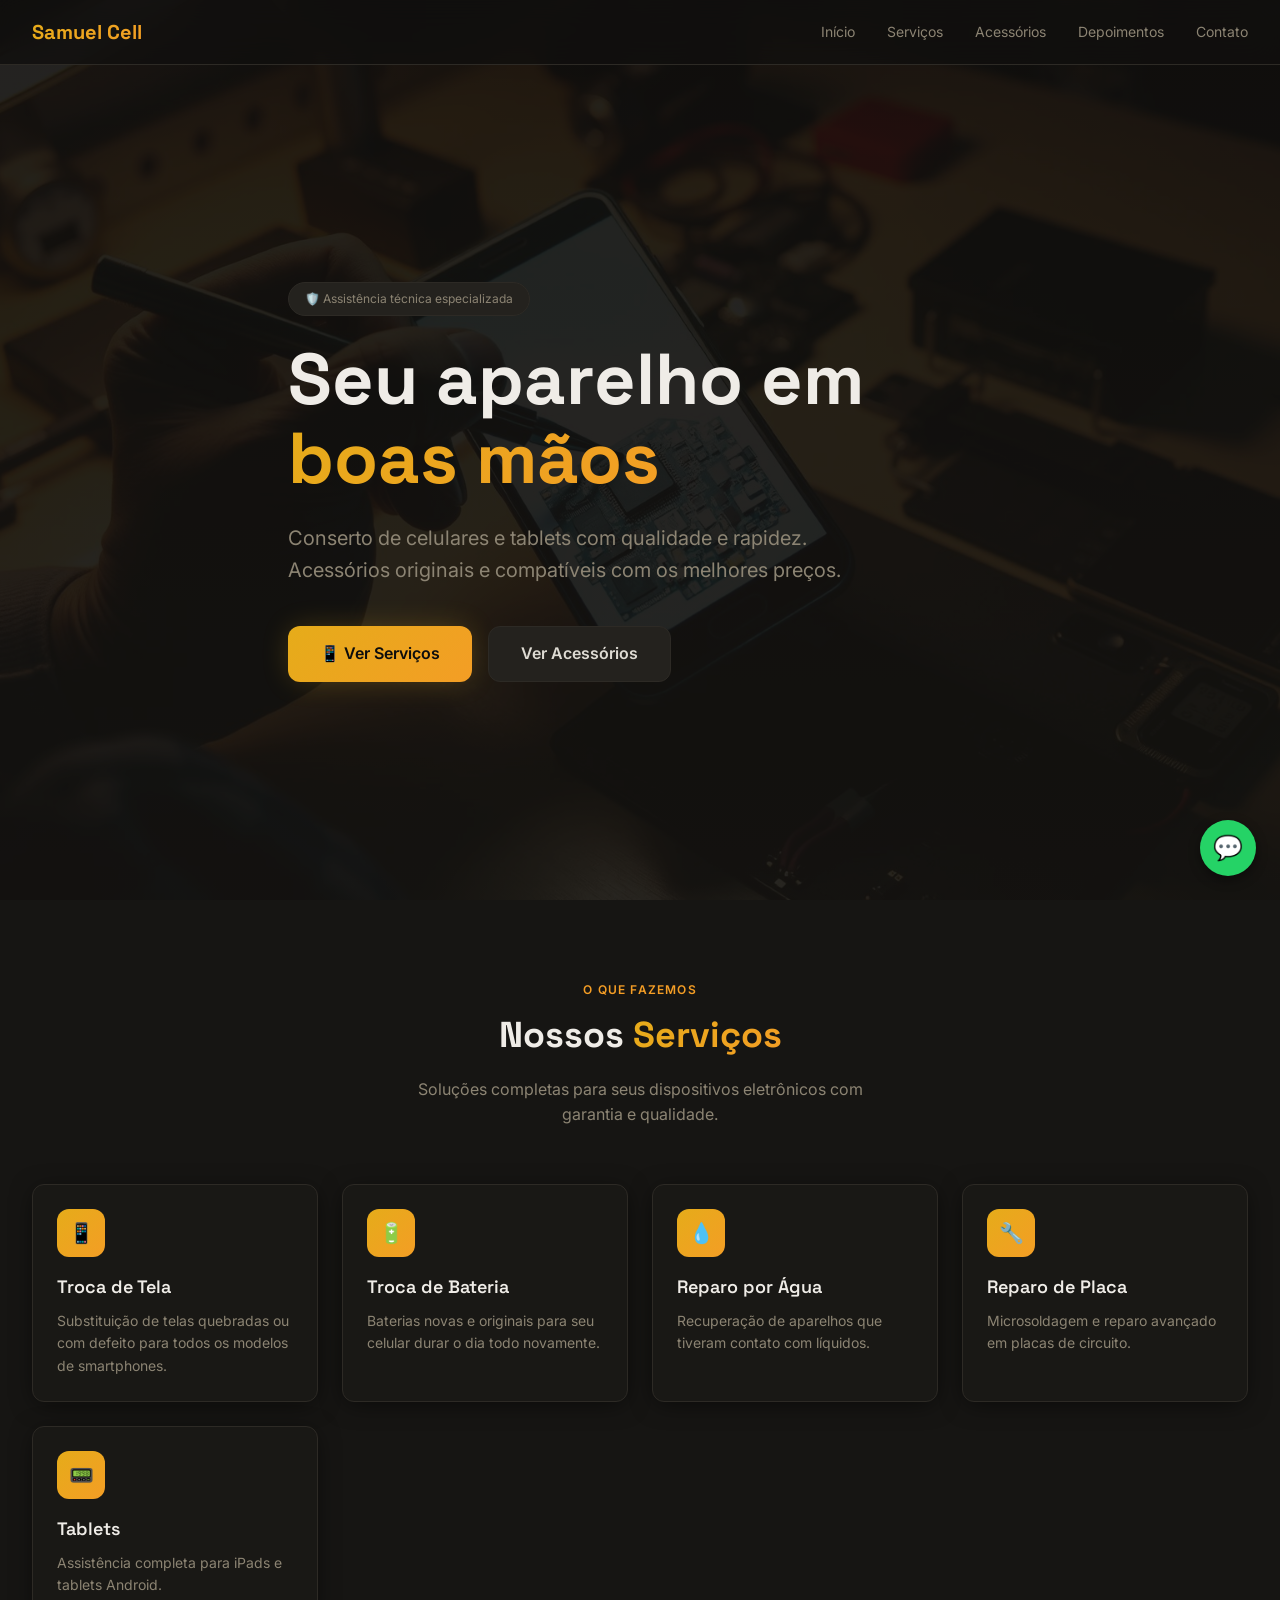
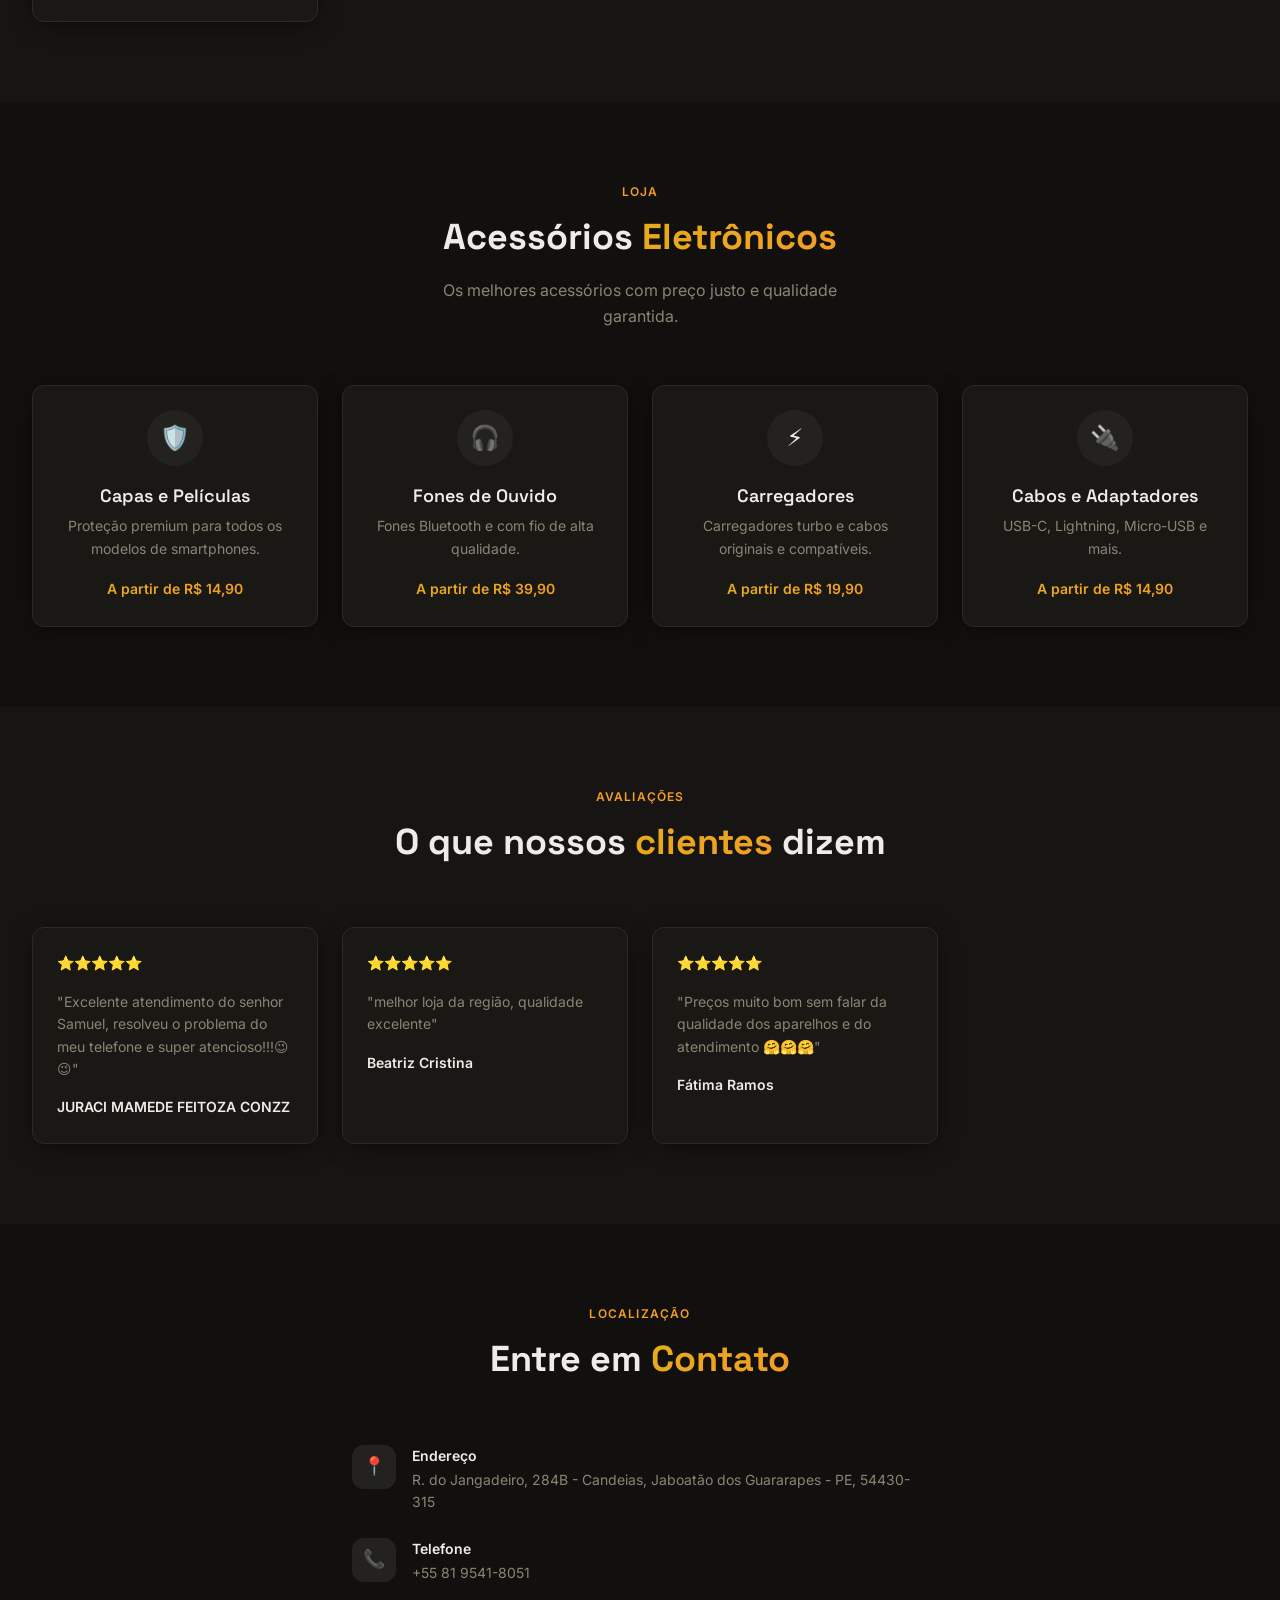
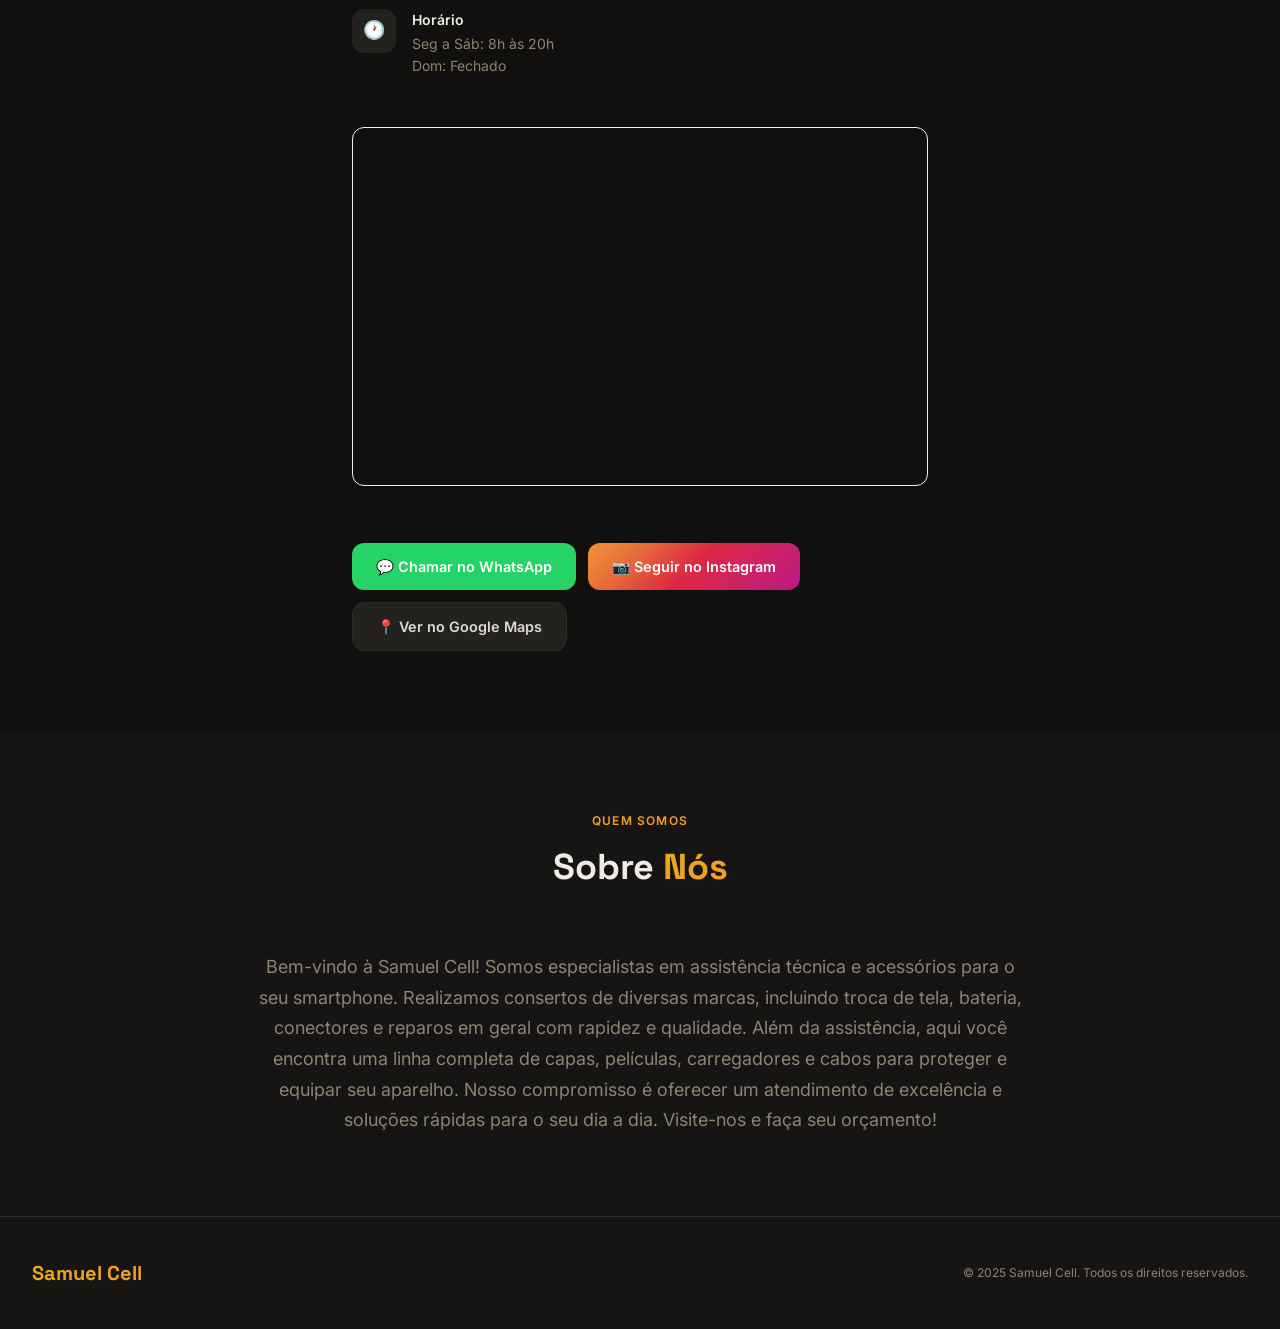
<file: index.html>
<!DOCTYPE html>
<html lang="pt-BR">
<head>
  <meta charset="UTF-8" />
  <meta name="viewport" content="width=device-width, initial-scale=1.0" />
  <title>Samuel Cell - Assistência Técnica e Acessórios</title>
  <meta name="description" content="Samuel Cell - Assistência técnica especializada em smartphones e tablets. Acessórios originais e compatíveis." />
  <link rel="stylesheet" href="style.css" />
  <link rel="preconnect" href="https://fonts.googleapis.com" />
  <link rel="preconnect" href="https://fonts.gstatic.com" crossorigin />
  <link href="https://fonts.googleapis.com/css2?family=Space+Grotesk:wght@400;500;600;700&family=Inter:wght@400;500;600&display=swap" rel="stylesheet" />
</head>
<body>

  <header class="header" id="header">
    <div class="container header-inner">
      <a href="#inicio" class="logo">Samuel Cell</a>

      <nav class="nav-desktop" id="navDesktop">
        <a href="#inicio">Início</a>
        <a href="#servicos">Serviços</a>
        <a href="#acessorios">Acessórios</a>
        <a href="#depoimentos">Depoimentos</a>
        <a href="#contato">Contato</a>
      </nav>

      <button class="menu-toggle" id="menuToggle" aria-label="Abrir menu">
        <span></span><span></span><span></span>
      </button>
    </div>

    <div class="nav-mobile" id="navMobile">
      <nav class="container">
        <a href="#inicio">Início</a>
        <a href="#servicos">Serviços</a>
        <a href="#acessorios">Acessórios</a>
        <a href="#depoimentos">Depoimentos</a>
        <a href="#contato">Contato</a>
        </nav>
    </div>
  </header>

  <main>

    <section id="inicio" class="hero">
      <div class="hero-bg">
        <img src="assets/hero-repair.jpg" alt="" />
        <div class="hero-overlay"></div>
      </div>

      <div class="container hero-content">
        <div class="hero-badge animate-fade-in-up">
          🛡️ Assistência técnica especializada
        </div>

        <h1 class="hero-title animate-fade-in-up" style="animation-delay:.1s">
          Seu aparelho em <span class="text-gradient">boas mãos</span>
        </h1>

        <p class="hero-desc animate-fade-in-up" style="animation-delay:.2s">
          Conserto de celulares e tablets com qualidade e rapidez.
          Acessórios originais e compatíveis com os melhores preços.
        </p>

        <div class="hero-buttons animate-fade-in-up" style="animation-delay:.3s">
          <a href="#servicos" class="btn-primary btn-lg">📱 Ver Serviços</a>
          <a href="#acessorios" class="btn-secondary btn-lg">Ver Acessórios</a>
        </div>
      </div>
    </section>

    <section id="servicos" class="section bg-secondary-light">
      <div class="container">
        <div class="section-header">
          <p class="section-label">O que fazemos</p>
          <h2>Nossos <span class="text-gradient">Serviços</span></h2>
          <p class="section-sub">Soluções completas para seus dispositivos eletrônicos com garantia e qualidade.</p>
        </div>

        <div class="grid grid-3">
          <div class="card service-card">
            <div class="service-icon">📱</div>
            <h3>Troca de Tela</h3>
            <p>Substituição de telas quebradas ou com defeito para todos os modelos de smartphones.</p>
          </div>
          <div class="card service-card">
            <div class="service-icon">🔋</div>
            <h3>Troca de Bateria</h3>
            <p>Baterias novas e originais para seu celular durar o dia todo novamente.</p>
          </div>
          <div class="card service-card">
            <div class="service-icon">💧</div>
            <h3>Reparo por Água</h3>
            <p>Recuperação de aparelhos que tiveram contato com líquidos.</p>
          </div>
          <div class="card service-card">
            <div class="service-icon">🔧</div>
            <h3>Reparo de Placa</h3>
            <p>Microsoldagem e reparo avançado em placas de circuito.</p>
          </div>
          <div class="card service-card">
            <div class="service-icon">📟</div>
            <h3>Tablets</h3>
            <p>Assistência completa para iPads e tablets Android.</p>
          </div>
        </div>
      </div>
    </section>

    <section id="acessorios" class="section">
      <div class="container">
        <div class="section-header">
          <p class="section-label">Loja</p>
          <h2>Acessórios <span class="text-gradient">Eletrônicos</span></h2>
          <p class="section-sub">Os melhores acessórios com preço justo e qualidade garantida.</p>
        </div>

        <div class="grid grid-4">
          <div class="card accessory-card">
            <div class="accessory-icon">🛡️</div>
            <h3>Capas e Películas</h3>
            <p>Proteção premium para todos os modelos de smartphones.</p>
            <span class="price">A partir de R$ 14,90</span>
          </div>
          <div class="card accessory-card">
            <div class="accessory-icon">🎧</div>
            <h3>Fones de Ouvido</h3>
            <p>Fones Bluetooth e com fio de alta qualidade.</p>
            <span class="price">A partir de R$ 39,90</span>
          </div>
          <div class="card accessory-card">
            <div class="accessory-icon">⚡</div>
            <h3>Carregadores</h3>
            <p>Carregadores turbo e cabos originais e compatíveis.</p>
            <span class="price">A partir de R$ 19,90</span>
          </div>
          <div class="card accessory-card">
            <div class="accessory-icon">🔌</div>
            <h3>Cabos e Adaptadores</h3>
            <p>USB-C, Lightning, Micro-USB e mais.</p>
            <span class="price">A partir de R$ 14,90</span>
          </div>
        </div>
      </div>
    </section>

    <section id="depoimentos" class="section bg-secondary-light">
      <div class="container">
        <div class="section-header">
          <p class="section-label">Avaliações</p>
          <h2>O que nossos <span class="text-gradient">clientes</span> dizem</h2>
        </div>

        <div class="grid grid-3">
          <div class="card testimonial-card">
            <div class="stars">⭐⭐⭐⭐⭐</div>
            <p class="testimonial-text">"Excelente atendimento do senhor Samuel, resolveu o problema do meu telefone e super atencioso!!!😉😉"</p>
            <p class="testimonial-name">JURACI MAMEDE FEITOZA CONZZ</p>
          </div>
          <div class="card testimonial-card">
            <div class="stars">⭐⭐⭐⭐⭐</div>
            <p class="testimonial-text">"melhor loja da região, qualidade excelente"</p>
            <p class="testimonial-name">Beatriz Cristina</p>
          </div>
          <div class="card testimonial-card">
            <div class="stars">⭐⭐⭐⭐⭐</div>
            <p class="testimonial-text">"Preços muito bom sem falar da qualidade dos aparelhos e do atendimento 🤗🤗🤗"</p>
            <p class="testimonial-name">Fátima Ramos</p>
          </div>
        </div>
      </div>
    </section>

    <section id="contato" class="section">
      <div class="container">
        <div class="section-header">
          <p class="section-label">Localização</p>
          <h2>Entre em <span class="text-gradient">Contato</span></h2>
        </div>

        <div class="contact-grid">
          <div class="contact-info">
            <div class="contact-item">
              <div class="contact-icon">📍</div>
              <div>
                <p class="contact-label">Endereço</p>
                <p class="contact-value">R. do Jangadeiro, 284B - Candeias, Jaboatão dos Guararapes - PE, 54430-315</p>
              </div>
            </div>
            <div class="contact-item">
              <div class="contact-icon">📞</div>
              <div>
                <p class="contact-label">Telefone</p>
                <p class="contact-value">+55 81 9541-8051</p>
              </div>
            </div>
            <div class="contact-item">
              <div class="contact-icon">🕐</div>
              <div>
                <p class="contact-label">Horário</p>
                <p class="contact-value">Seg a Sáb: 8h às 20h<br>Dom: Fechado</p>
              </div>
            </div>

            <div style="width: 100%; margin: 25px 0; border-radius: 12px; overflow: hidden; box-shadow: 0 4px 12px rgba(0,0,0,0.1); border: 1px solid #eee;">
              <iframe 
                src="https://www.google.com/maps/embed?pb=!1m18!1m12!1m3!1d3949.123456789012!2d-34.925000!3d-8.200000!2m3!1f0!2f0!3f0!3m2!1i1024!2i768!4f13.1!3m3!1m2!1s0x0%3A0x0!2zOMKwMTInMDAuMCJTIDM0wrA1NSczMC4wIlc!5e0!3m2!1spt-BR!2sbr!4v1234567890123" 
                width="100%" 
                height="350" 
                style="border:0;" 
                allowfullscreen="" 
                loading="lazy" 
                referrerpolicy="no-referrer-when-downgrade">
              </iframe>
            </div>

            <div class="contact-buttons">
              <a href="https://wa.me/5581995418051?text=Olá,%20vim%20pelo%20site!" target="_blank" rel="noopener noreferrer" class="btn-whatsapp">
                💬 Chamar no WhatsApp
              </a>
              <a href="https://www.instagram.com/samuelcell12?igsh=aG55bnV4cGlrN2F0" target="_blank" rel="noopener noreferrer" class="btn-instagram">
                📷 Seguir no Instagram
              </a>
              <a href="https://maps.google.com/?q=Rua+do+Jangadeiro+284+Candeias" target="_blank" rel="noopener noreferrer" class="btn-maps">
                📍 Ver no Google Maps
              </a>
            </div>
          </div>
        </div>
      </div>
    </section>

    <section id="sobre" class="section bg-secondary-light">
      <div class="container">
        <div class="section-header">
          <p class="section-label">Quem somos</p>
          <h2>Sobre <span class="text-gradient">Nós</span></h2>
        </div>
        <p class="about-text">
          Bem-vindo à Samuel Cell! Somos especialistas em assistência técnica e acessórios para o seu smartphone.
          Realizamos consertos de diversas marcas, incluindo troca de tela, bateria, conectores e reparos em geral
          com rapidez e qualidade. Além da assistência, aqui você encontra uma linha completa de capas, películas,
          carregadores e cabos para proteger e equipar seu aparelho. Nosso compromisso é oferecer um atendimento
          de excelência e soluções rápidas para o seu dia a dia. Visite-nos e faça seu orçamento!
        </p>
      </div>
    </section>

  </main>

  <footer class="footer">
    <div class="container footer-inner">
      <span class="logo">Samuel Cell</span>
      <p class="footer-copy">© 2025 Samuel Cell. Todos os direitos reservados.</p>
    </div>
  </footer>

  <a href="https://wa.me/5581995418051?text=Olá,%20vim%20pelo%20site!" target="_blank" rel="noopener noreferrer" class="fab-whatsapp" aria-label="WhatsApp">
    💬
  </a>

  <script src="script.js"></script>
</body>
</html>
</file>
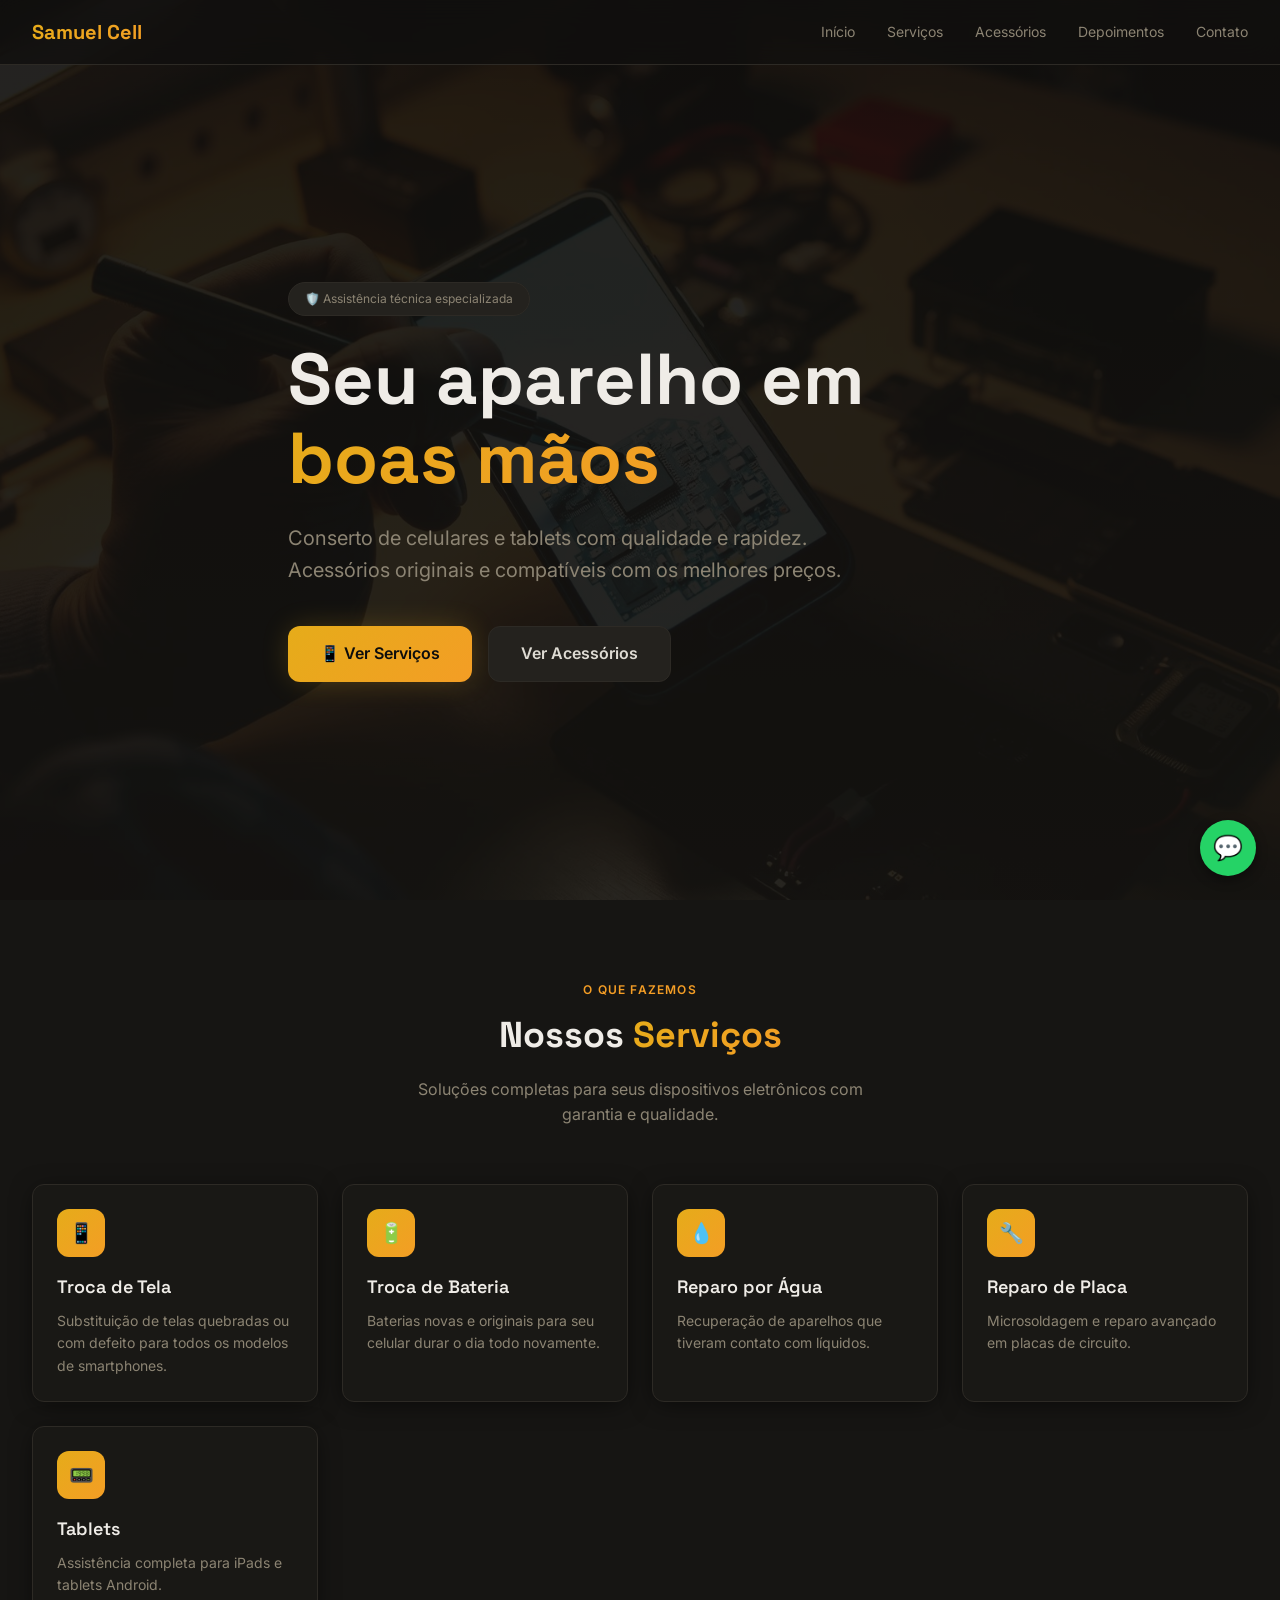
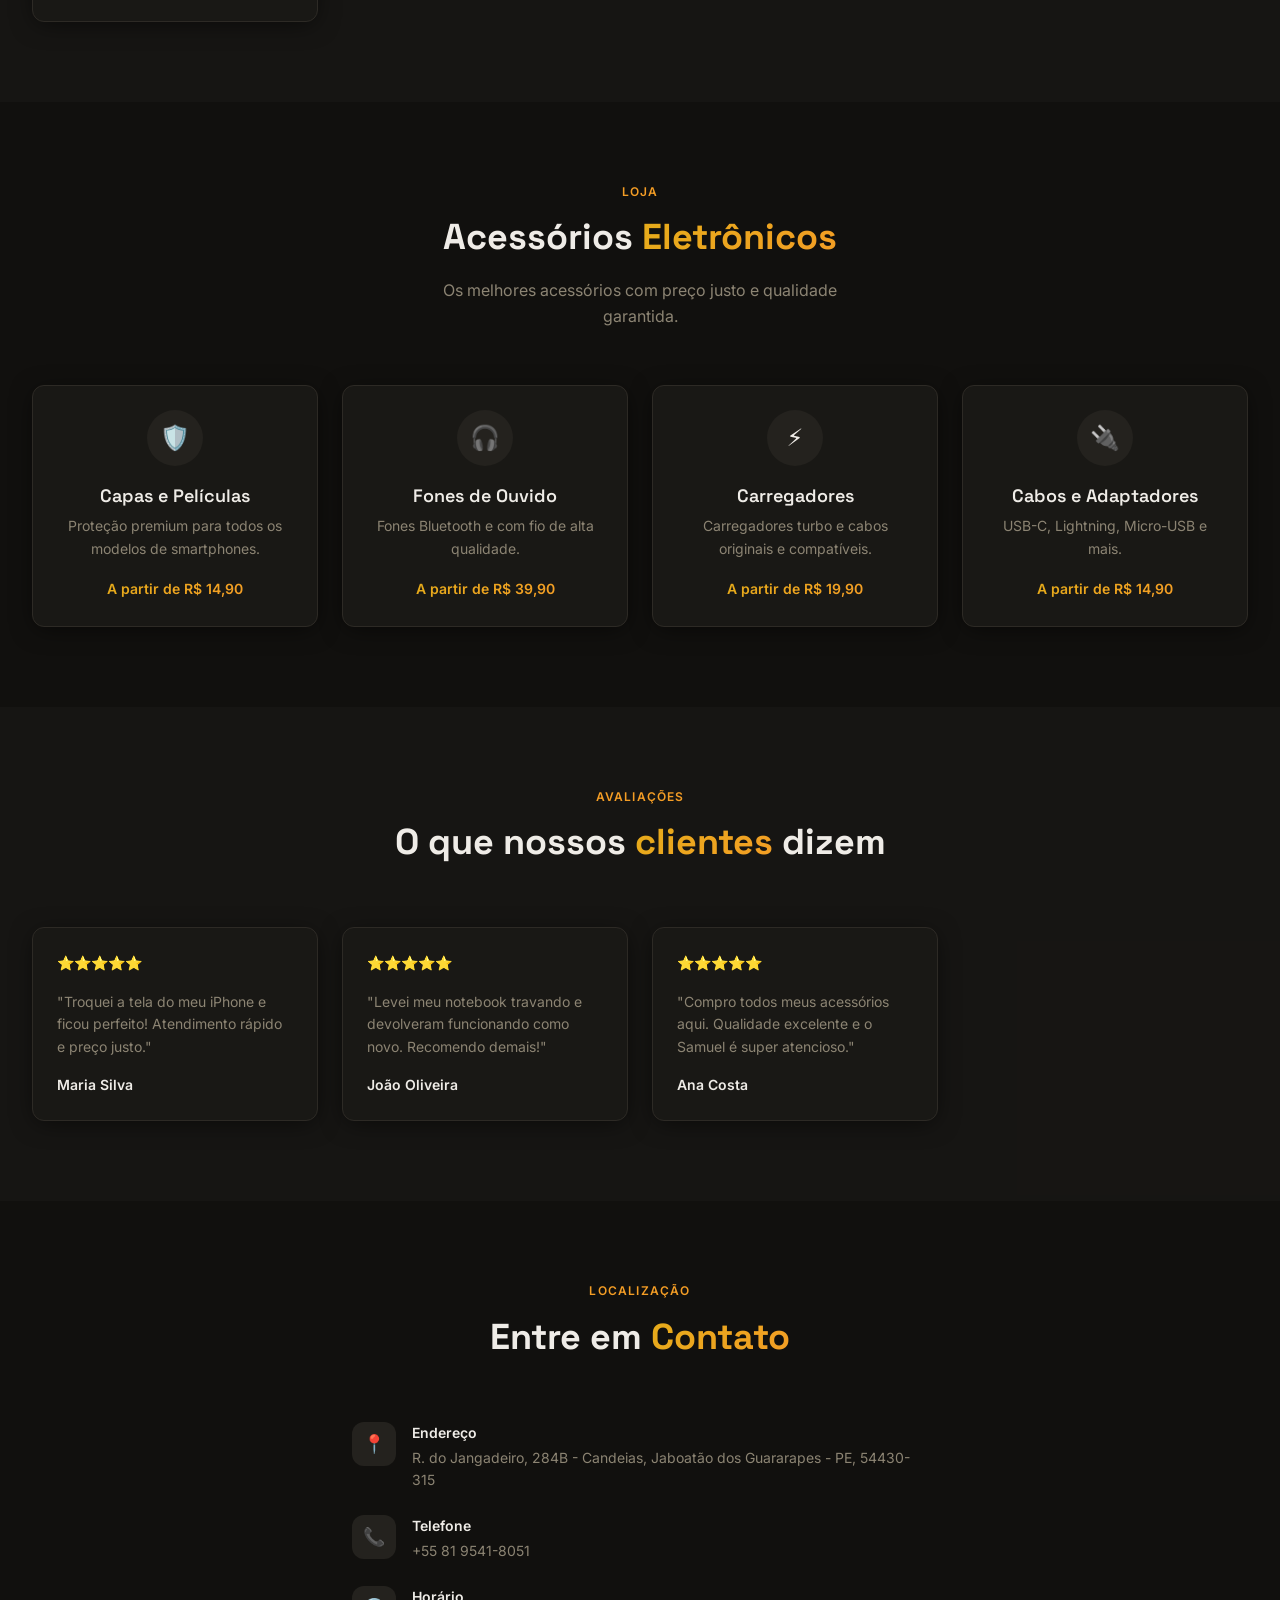
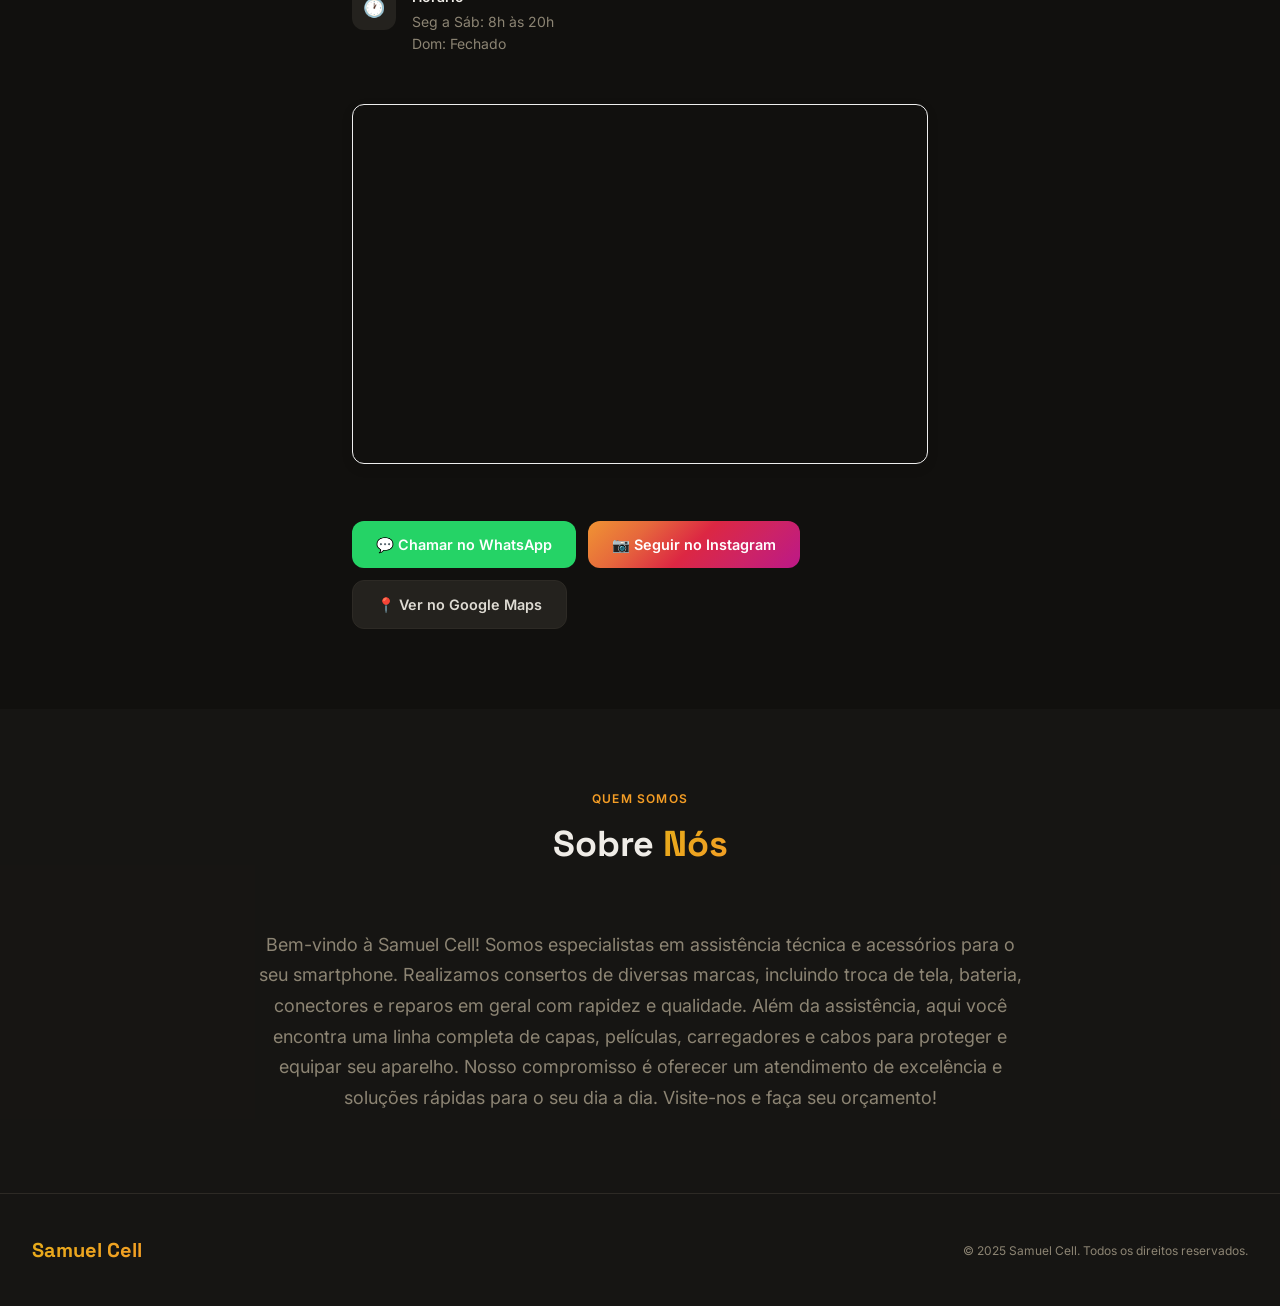
<file: loja-site/index.html>
<!DOCTYPE html>
<html lang="pt-BR">
<head>
  <meta charset="UTF-8" />
  <meta name="viewport" content="width=device-width, initial-scale=1.0" />
  <title>Samuel Cell - Assistência Técnica e Acessórios</title>
  <meta name="description" content="Samuel Cell - Assistência técnica especializada em smartphones e tablets. Acessórios originais e compatíveis." />
  <link rel="stylesheet" href="style.css" />
  <link rel="preconnect" href="https://fonts.googleapis.com" />
  <link rel="preconnect" href="https://fonts.gstatic.com" crossorigin />
  <link href="https://fonts.googleapis.com/css2?family=Space+Grotesk:wght@400;500;600;700&family=Inter:wght@400;500;600&display=swap" rel="stylesheet" />
</head>
<body>

  <header class="header" id="header">
    <div class="container header-inner">
      <a href="#inicio" class="logo">Samuel Cell</a>

      <nav class="nav-desktop" id="navDesktop">
        <a href="#inicio">Início</a>
        <a href="#servicos">Serviços</a>
        <a href="#acessorios">Acessórios</a>
        <a href="#depoimentos">Depoimentos</a>
        <a href="#contato">Contato</a>
      </nav>

      <button class="menu-toggle" id="menuToggle" aria-label="Abrir menu">
        <span></span><span></span><span></span>
      </button>
    </div>

    <div class="nav-mobile" id="navMobile">
      <nav class="container">
        <a href="#inicio">Início</a>
        <a href="#servicos">Serviços</a>
        <a href="#acessorios">Acessórios</a>
        <a href="#depoimentos">Depoimentos</a>
        <a href="#contato">Contato</a>
        </nav>
    </div>
  </header>

  <main>

    <section id="inicio" class="hero">
      <div class="hero-bg">
        <img src="assets/hero-repair.jpg" alt="" />
        <div class="hero-overlay"></div>
      </div>

      <div class="container hero-content">
        <div class="hero-badge animate-fade-in-up">
          🛡️ Assistência técnica especializada
        </div>

        <h1 class="hero-title animate-fade-in-up" style="animation-delay:.1s">
          Seu aparelho em <span class="text-gradient">boas mãos</span>
        </h1>

        <p class="hero-desc animate-fade-in-up" style="animation-delay:.2s">
          Conserto de celulares e tablets com qualidade e rapidez.
          Acessórios originais e compatíveis com os melhores preços.
        </p>

        <div class="hero-buttons animate-fade-in-up" style="animation-delay:.3s">
          <a href="#servicos" class="btn-primary btn-lg">📱 Ver Serviços</a>
          <a href="#acessorios" class="btn-secondary btn-lg">Ver Acessórios</a>
        </div>
      </div>
    </section>

    <section id="servicos" class="section bg-secondary-light">
      <div class="container">
        <div class="section-header">
          <p class="section-label">O que fazemos</p>
          <h2>Nossos <span class="text-gradient">Serviços</span></h2>
          <p class="section-sub">Soluções completas para seus dispositivos eletrônicos com garantia e qualidade.</p>
        </div>

        <div class="grid grid-3">
          <div class="card service-card">
            <div class="service-icon">📱</div>
            <h3>Troca de Tela</h3>
            <p>Substituição de telas quebradas ou com defeito para todos os modelos de smartphones.</p>
          </div>
          <div class="card service-card">
            <div class="service-icon">🔋</div>
            <h3>Troca de Bateria</h3>
            <p>Baterias novas e originais para seu celular durar o dia todo novamente.</p>
          </div>
          <div class="card service-card">
            <div class="service-icon">💧</div>
            <h3>Reparo por Água</h3>
            <p>Recuperação de aparelhos que tiveram contato com líquidos.</p>
          </div>
          <div class="card service-card">
            <div class="service-icon">🔧</div>
            <h3>Reparo de Placa</h3>
            <p>Microsoldagem e reparo avançado em placas de circuito.</p>
          </div>
          <div class="card service-card">
            <div class="service-icon">📟</div>
            <h3>Tablets</h3>
            <p>Assistência completa para iPads e tablets Android.</p>
          </div>
        </div>
      </div>
    </section>

    <section id="acessorios" class="section">
      <div class="container">
        <div class="section-header">
          <p class="section-label">Loja</p>
          <h2>Acessórios <span class="text-gradient">Eletrônicos</span></h2>
          <p class="section-sub">Os melhores acessórios com preço justo e qualidade garantida.</p>
        </div>

        <div class="grid grid-4">
          <div class="card accessory-card">
            <div class="accessory-icon">🛡️</div>
            <h3>Capas e Películas</h3>
            <p>Proteção premium para todos os modelos de smartphones.</p>
            <span class="price">A partir de R$ 14,90</span>
          </div>
          <div class="card accessory-card">
            <div class="accessory-icon">🎧</div>
            <h3>Fones de Ouvido</h3>
            <p>Fones Bluetooth e com fio de alta qualidade.</p>
            <span class="price">A partir de R$ 39,90</span>
          </div>
          <div class="card accessory-card">
            <div class="accessory-icon">⚡</div>
            <h3>Carregadores</h3>
            <p>Carregadores turbo e cabos originais e compatíveis.</p>
            <span class="price">A partir de R$ 19,90</span>
          </div>
          <div class="card accessory-card">
            <div class="accessory-icon">🔌</div>
            <h3>Cabos e Adaptadores</h3>
            <p>USB-C, Lightning, Micro-USB e mais.</p>
            <span class="price">A partir de R$ 14,90</span>
          </div>
        </div>
      </div>
    </section>

    <section id="depoimentos" class="section bg-secondary-light">
      <div class="container">
        <div class="section-header">
          <p class="section-label">Avaliações</p>
          <h2>O que nossos <span class="text-gradient">clientes</span> dizem</h2>
        </div>

        <div class="grid grid-3">
          <div class="card testimonial-card">
            <div class="stars">⭐⭐⭐⭐⭐</div>
            <p class="testimonial-text">"Troquei a tela do meu iPhone e ficou perfeito! Atendimento rápido e preço justo."</p>
            <p class="testimonial-name">Maria Silva</p>
          </div>
          <div class="card testimonial-card">
            <div class="stars">⭐⭐⭐⭐⭐</div>
            <p class="testimonial-text">"Levei meu notebook travando e devolveram funcionando como novo. Recomendo demais!"</p>
            <p class="testimonial-name">João Oliveira</p>
          </div>
          <div class="card testimonial-card">
            <div class="stars">⭐⭐⭐⭐⭐</div>
            <p class="testimonial-text">"Compro todos meus acessórios aqui. Qualidade excelente e o Samuel é super atencioso."</p>
            <p class="testimonial-name">Ana Costa</p>
          </div>
        </div>
      </div>
    </section>

    <section id="contato" class="section">
      <div class="container">
        <div class="section-header">
          <p class="section-label">Localização</p>
          <h2>Entre em <span class="text-gradient">Contato</span></h2>
        </div>

        <div class="contact-grid">
          <div class="contact-info">
            <div class="contact-item">
              <div class="contact-icon">📍</div>
              <div>
                <p class="contact-label">Endereço</p>
                <p class="contact-value">R. do Jangadeiro, 284B - Candeias, Jaboatão dos Guararapes - PE, 54430-315</p>
              </div>
            </div>
            <div class="contact-item">
              <div class="contact-icon">📞</div>
              <div>
                <p class="contact-label">Telefone</p>
                <p class="contact-value">+55 81 9541-8051</p>
              </div>
            </div>
            <div class="contact-item">
              <div class="contact-icon">🕐</div>
              <div>
                <p class="contact-label">Horário</p>
                <p class="contact-value">Seg a Sáb: 8h às 20h<br>Dom: Fechado</p>
              </div>
            </div>

            <div style="width: 100%; margin: 25px 0; border-radius: 12px; overflow: hidden; box-shadow: 0 4px 12px rgba(0,0,0,0.1); border: 1px solid #eee;">
              <iframe 
                src="https://www.google.com/maps/embed?pb=!1m18!1m12!1m3!1d3949.123456789012!2d-34.925000!3d-8.200000!2m3!1f0!2f0!3f0!3m2!1i1024!2i768!4f13.1!3m3!1m2!1s0x0%3A0x0!2zOMKwMTInMDAuMCJTIDM0wrA1NSczMC4wIlc!5e0!3m2!1spt-BR!2sbr!4v1234567890123" 
                width="100%" 
                height="350" 
                style="border:0;" 
                allowfullscreen="" 
                loading="lazy" 
                referrerpolicy="no-referrer-when-downgrade">
              </iframe>
            </div>

            <div class="contact-buttons">
              <a href="https://wa.me/5581995418051?text=Olá,%20vim%20pelo%20site!" target="_blank" rel="noopener noreferrer" class="btn-whatsapp">
                💬 Chamar no WhatsApp
              </a>
              <a href="https://www.instagram.com/samuelcell12?igsh=aG55bnV4cGlrN2F0" target="_blank" rel="noopener noreferrer" class="btn-instagram">
                📷 Seguir no Instagram
              </a>
              <a href="https://maps.google.com/?q=Rua+do+Jangadeiro+284+Candeias" target="_blank" rel="noopener noreferrer" class="btn-maps">
                📍 Ver no Google Maps
              </a>
            </div>
          </div>
        </div>
      </div>
    </section>

    <section id="sobre" class="section bg-secondary-light">
      <div class="container">
        <div class="section-header">
          <p class="section-label">Quem somos</p>
          <h2>Sobre <span class="text-gradient">Nós</span></h2>
        </div>
        <p class="about-text">
          Bem-vindo à Samuel Cell! Somos especialistas em assistência técnica e acessórios para o seu smartphone.
          Realizamos consertos de diversas marcas, incluindo troca de tela, bateria, conectores e reparos em geral
          com rapidez e qualidade. Além da assistência, aqui você encontra uma linha completa de capas, películas,
          carregadores e cabos para proteger e equipar seu aparelho. Nosso compromisso é oferecer um atendimento
          de excelência e soluções rápidas para o seu dia a dia. Visite-nos e faça seu orçamento!
        </p>
      </div>
    </section>

  </main>

  <footer class="footer">
    <div class="container footer-inner">
      <span class="logo">Samuel Cell</span>
      <p class="footer-copy">© 2025 Samuel Cell. Todos os direitos reservados.</p>
    </div>
  </footer>

  <a href="https://wa.me/5581995418051?text=Olá,%20vim%20pelo%20site!" target="_blank" rel="noopener noreferrer" class="fab-whatsapp" aria-label="WhatsApp">
    💬
  </a>

  <script src="script.js"></script>
</body>
</html>
</file>
<file: style.css>
/* ===================================================
   Samuel Cell - Site Estático
   Cores: dourado com sombras pretas
   Fontes: Space Grotesk (títulos) + Inter (corpo)
   =================================================== */

/* ---------- CSS Variables (Design Tokens) ---------- */
:root {
  --bg:               hsl(40, 10%, 6%);
  --fg:               hsl(40, 20%, 92%);
  --card-bg:          hsl(40, 8%, 9%);
  --primary:          hsl(43, 80%, 50%);
  --primary-fg:       hsl(0, 0%, 5%);
  --secondary:        hsl(40, 8%, 13%);
  --secondary-fg:     hsl(40, 15%, 85%);
  --muted:            hsl(40, 8%, 12%);
  --muted-fg:         hsl(40, 10%, 50%);
  --accent:           hsl(35, 90%, 55%);
  --border:           hsl(40, 10%, 16%);
  --radius:           0.75rem;
  --gradient-primary: linear-gradient(135deg, hsl(43,80%,50%), hsl(35,90%,55%));
  --gradient-hero:    linear-gradient(180deg, hsl(40,10%,6%) 0%, hsl(40,12%,10%) 100%);
  --shadow-glow:      0 0 30px -5px hsla(43,80%,50%,0.3);
  --shadow-card:      0 4px 24px -4px hsla(0,0%,0%,0.6);
  --font-heading:     'Space Grotesk', system-ui, sans-serif;
  --font-body:        'Inter', system-ui, sans-serif;
}

/* ---------- Reset & Base ---------- */
*, *::before, *::after { box-sizing: border-box; margin: 0; padding: 0; }

html { scroll-behavior: smooth; }

body {
  font-family: var(--font-body);
  background: var(--bg);
  color: var(--fg);
  -webkit-font-smoothing: antialiased;
  line-height: 1.6;
}

h1, h2, h3, h4, h5, h6 { font-family: var(--font-heading); }

a { color: inherit; text-decoration: none; }

img { max-width: 100%; display: block; }

/* ---------- Container ---------- */
.container {
  width: 100%;
  max-width: 1400px;
  margin: 0 auto;
  padding: 0 2rem;
}

/* ---------- Utilities ---------- */
.text-gradient {
  background-image: var(--gradient-primary);
  -webkit-background-clip: text;
  -webkit-text-fill-color: transparent;
  background-clip: text;
}

/* ---------- Animations ---------- */
@keyframes fade-in-up {
  from { opacity: 0; transform: translateY(30px); }
  to   { opacity: 1; transform: translateY(0); }
}
.animate-fade-in-up {
  opacity: 0;
  animation: fade-in-up 0.6s ease-out forwards;
}

/* ==================== HEADER ==================== */
.header {
  position: fixed;
  top: 0; left: 0; right: 0;
  z-index: 50;
  border-bottom: 1px solid var(--border);
  background: hsla(40,10%,6%,0.8);
  backdrop-filter: blur(16px);
  -webkit-backdrop-filter: blur(16px);
}
.header-inner {
  display: flex;
  align-items: center;
  justify-content: space-between;
  height: 64px;
}
.logo {
  font-family: var(--font-heading);
  font-size: 1.25rem;
  font-weight: 700;
  background-image: var(--gradient-primary);
  -webkit-background-clip: text;
  -webkit-text-fill-color: transparent;
  background-clip: text;
}

/* Nav desktop */
.nav-desktop { display: flex; gap: 2rem; }
.nav-desktop a {
  font-size: 0.875rem;
  color: var(--muted-fg);
  transition: color 0.2s;
}
.nav-desktop a:hover { color: var(--fg); }

/* Header CTA */
.header-cta {
  display: inline-flex;
  align-items: center;
  gap: 0.5rem;
  font-size: 0.875rem;
}

/* Hamburger */
.menu-toggle {
  display: none;
  flex-direction: column;
  gap: 5px;
  background: none;
  border: none;
  cursor: pointer;
  padding: 4px;
}
.menu-toggle span {
  display: block;
  width: 24px;
  height: 2px;
  background: var(--fg);
  border-radius: 2px;
  transition: transform 0.3s, opacity 0.3s;
}
.menu-toggle.active span:nth-child(1) { transform: translateY(7px) rotate(45deg); }
.menu-toggle.active span:nth-child(2) { opacity: 0; }
.menu-toggle.active span:nth-child(3) { transform: translateY(-7px) rotate(-45deg); }

/* Mobile nav */
.nav-mobile {
  display: none;
  border-top: 1px solid var(--border);
  background: hsla(40,10%,6%,0.95);
  backdrop-filter: blur(16px);
  padding-bottom: 1rem;
}
.nav-mobile.open { display: block; }
.nav-mobile nav {
  display: flex;
  flex-direction: column;
  gap: 0.75rem;
  padding-top: 1rem;
}
.nav-mobile nav a {
  font-size: 0.875rem;
  color: var(--muted-fg);
  padding: 0.25rem 0;
  transition: color 0.2s;
}
.nav-mobile nav a:hover { color: var(--fg); }
.mobile-cta { margin-top: 0.5rem; text-align: center; }

/* ==================== BUTTONS ==================== */
.btn-primary {
  display: inline-flex;
  align-items: center;
  justify-content: center;
  gap: 0.5rem;
  background: var(--gradient-primary);
  color: var(--primary-fg);
  font-weight: 600;
  border-radius: var(--radius);
  padding: 0.625rem 1.25rem;
  box-shadow: var(--shadow-glow);
  transition: opacity 0.2s;
  border: none;
  cursor: pointer;
}
.btn-primary:hover { opacity: 0.9; }

.btn-secondary {
  display: inline-flex;
  align-items: center;
  justify-content: center;
  gap: 0.5rem;
  background: var(--secondary);
  color: var(--secondary-fg);
  font-weight: 600;
  border: 1px solid var(--border);
  border-radius: var(--radius);
  padding: 0.625rem 1.25rem;
  transition: background 0.2s;
  cursor: pointer;
}
.btn-secondary:hover { background: var(--muted); }

.btn-lg { padding: 0.875rem 2rem; font-size: 1rem; }

/* ==================== HERO ==================== */
.hero {
  position: relative;
  min-height: 100vh;
  display: flex;
  align-items: center;
  padding-top: 64px;
  overflow: hidden;
  background: var(--gradient-hero);
}
.hero-bg {
  position: absolute;
  inset: 0;
}
.hero-bg img {
  width: 100%; height: 100%;
  object-fit: cover;
  opacity: 0.2;
}
.hero-overlay {
  position: absolute;
  inset: 0;
  background: hsla(40,10%,6%,0.6);
}
.hero-content {
  position: relative;
  z-index: 10;
  padding: 5rem 2rem;
  max-width: 48rem;
}
.hero-badge {
  display: inline-flex;
  align-items: center;
  gap: 0.5rem;
  border: 1px solid var(--border);
  background: var(--secondary);
  border-radius: 9999px;
  padding: 0.375rem 1rem;
  font-size: 0.75rem;
  color: var(--muted-fg);
  margin-bottom: 1.5rem;
}
.hero-title {
  font-size: clamp(2.25rem, 6vw, 4.5rem);
  font-weight: 700;
  line-height: 1.1;
  margin-bottom: 1.5rem;
}
.hero-desc {
  font-size: clamp(1rem, 2.5vw, 1.25rem);
  color: var(--muted-fg);
  max-width: 36rem;
  margin-bottom: 2.5rem;
}
.hero-buttons {
  display: flex;
  flex-wrap: wrap;
  gap: 1rem;
}

/* ==================== SECTIONS ==================== */
.section { padding: 5rem 0; }
.bg-secondary-light { background: hsla(40,8%,13%,0.3); }

.section-header { text-align: center; margin-bottom: 3.5rem; }
.section-label {
  font-size: 0.75rem;
  font-weight: 600;
  color: var(--accent);
  text-transform: uppercase;
  letter-spacing: 0.1em;
  margin-bottom: 0.5rem;
}
.section-header h2 {
  font-size: clamp(1.75rem, 4vw, 2.25rem);
  font-weight: 700;
}
.section-sub {
  color: var(--muted-fg);
  margin-top: 0.75rem;
  max-width: 28rem;
  margin-left: auto;
  margin-right: auto;
}

/* ==================== GRID ==================== */
.grid { display: grid; gap: 1.5rem; }
.grid-3 { grid-template-columns: repeat(auto-fill, minmax(280px, 1fr)); }
.grid-4 { grid-template-columns: repeat(auto-fill, minmax(240px, 1fr)); }

/* ==================== CARDS ==================== */
.card {
  border-radius: var(--radius);
  border: 1px solid var(--border);
  background: var(--card-bg);
  padding: 1.5rem;
  box-shadow: var(--shadow-card);
  transition: border-color 0.2s, box-shadow 0.2s;
}
.card:hover {
  border-color: hsla(43,80%,50%,0.4);
  box-shadow: var(--shadow-glow);
}

/* Service cards */
.service-icon {
  display: inline-flex;
  align-items: center;
  justify-content: center;
  width: 48px; height: 48px;
  border-radius: var(--radius);
  background: var(--gradient-primary);
  font-size: 1.25rem;
  margin-bottom: 1rem;
}
.service-card h3 {
  font-size: 1.125rem;
  font-weight: 600;
  margin-bottom: 0.5rem;
}
.service-card p {
  font-size: 0.875rem;
  color: var(--muted-fg);
  line-height: 1.6;
}

/* Accessory cards */
.accessory-card { text-align: center; }
.accessory-icon {
  display: inline-flex;
  align-items: center;
  justify-content: center;
  width: 56px; height: 56px;
  border-radius: 50%;
  background: var(--secondary);
  font-size: 1.5rem;
  margin: 0 auto 1rem;
}
.accessory-card h3 {
  font-size: 1.125rem;
  font-weight: 600;
  margin-bottom: 0.25rem;
}
.accessory-card p {
  font-size: 0.875rem;
  color: var(--muted-fg);
  margin-bottom: 1rem;
}
.price {
  font-size: 0.875rem;
  font-weight: 600;
  background-image: var(--gradient-primary);
  -webkit-background-clip: text;
  -webkit-text-fill-color: transparent;
  background-clip: text;
}

/* Testimonial cards */
.stars { margin-bottom: 1rem; font-size: 0.875rem; }
.testimonial-text {
  font-size: 0.875rem;
  color: var(--muted-fg);
  line-height: 1.6;
  margin-bottom: 1rem;
}
.testimonial-name {
  font-size: 0.875rem;
  font-weight: 600;
}

/* ==================== CONTACT ==================== */
.contact-grid {
  max-width: 36rem;
  margin: 0 auto;
}
.contact-info { display: flex; flex-direction: column; gap: 1.5rem; }
.contact-item { display: flex; gap: 1rem; align-items: flex-start; }
.contact-icon {
  flex-shrink: 0;
  width: 44px; height: 44px;
  display: flex;
  align-items: center;
  justify-content: center;
  border-radius: var(--radius);
  background: var(--secondary);
  font-size: 1.125rem;
}
.contact-label { font-size: 0.875rem; font-weight: 600; margin-bottom: 0.125rem; }
.contact-value { font-size: 0.875rem; color: var(--muted-fg); }

/* Contact buttons */
.contact-buttons {
  display: flex;
  flex-wrap: wrap;
  gap: 0.75rem;
  margin-top: 0.5rem;
}
.btn-whatsapp {
  display: inline-flex;
  align-items: center;
  gap: 0.5rem;
  background: #25D366;
  color: #fff;
  font-weight: 600;
  font-size: 0.9rem;
  border-radius: var(--radius);
  padding: 0.75rem 1.5rem;
  transition: opacity 0.2s;
}
.btn-whatsapp:hover { opacity: 0.9; }

.btn-instagram {
  display: inline-flex;
  align-items: center;
  gap: 0.5rem;
  background: linear-gradient(135deg, #f09433, #e6683c, #dc2743, #cc2366, #bc1888);
  color: #fff;
  font-weight: 600;
  font-size: 0.9rem;
  border-radius: var(--radius);
  padding: 0.75rem 1.5rem;
  transition: opacity 0.2s;
}
.btn-instagram:hover { opacity: 0.9; }

.btn-maps {
  display: inline-flex;
  align-items: center;
  gap: 0.5rem;
  background: var(--secondary);
  color: var(--secondary-fg);
  font-weight: 600;
  font-size: 0.9rem;
  border: 1px solid var(--border);
  border-radius: var(--radius);
  padding: 0.75rem 1.5rem;
  transition: background 0.2s;
}
.btn-maps:hover { background: var(--muted); }

/* ==================== ABOUT ==================== */
.about-text {
  text-align: center;
  max-width: 48rem;
  margin: 0 auto;
  color: var(--muted-fg);
  line-height: 1.7;
  font-size: clamp(0.9rem, 2vw, 1.125rem);
}

/* ==================== FOOTER ==================== */
.footer {
  border-top: 1px solid var(--border);
  background: hsla(40,8%,13%,0.3);
  padding: 2.5rem 0;
}
.footer-inner {
  display: flex;
  flex-wrap: wrap;
  align-items: center;
  justify-content: space-between;
  gap: 1rem;
}
.footer-copy { font-size: 0.75rem; color: var(--muted-fg); }

/* ==================== FAB WHATSAPP ==================== */
.fab-whatsapp {
  position: fixed;
  bottom: 1.5rem;
  right: 1.5rem;
  width: 56px; height: 56px;
  border-radius: 50%;
  background: #25D366;
  color: #fff;
  font-size: 1.5rem;
  display: flex;
  align-items: center;
  justify-content: center;
  box-shadow: 0 4px 12px hsla(0,0%,0%,0.4);
  z-index: 100;
  transition: transform 0.2s;
}
.fab-whatsapp:hover { transform: scale(1.1); }

/* ==================== RESPONSIVE ==================== */
@media (max-width: 768px) {
  .nav-desktop, .header-cta { display: none; }
  .menu-toggle { display: flex; }
  .hero-content { padding: 3rem 1rem; }
  .hero-buttons { flex-direction: column; }
  .grid-3, .grid-4 { grid-template-columns: 1fr; }
  .contact-buttons { flex-direction: column; }
  .footer-inner { flex-direction: column; text-align: center; }
}
</file>
<file: loja-site/style.css>
/* ===================================================
   Samuel Cell - Site Estático
   Cores: dourado com sombras pretas
   Fontes: Space Grotesk (títulos) + Inter (corpo)
   =================================================== */

/* ---------- CSS Variables (Design Tokens) ---------- */
:root {
  --bg:               hsl(40, 10%, 6%);
  --fg:               hsl(40, 20%, 92%);
  --card-bg:          hsl(40, 8%, 9%);
  --primary:          hsl(43, 80%, 50%);
  --primary-fg:       hsl(0, 0%, 5%);
  --secondary:        hsl(40, 8%, 13%);
  --secondary-fg:     hsl(40, 15%, 85%);
  --muted:            hsl(40, 8%, 12%);
  --muted-fg:         hsl(40, 10%, 50%);
  --accent:           hsl(35, 90%, 55%);
  --border:           hsl(40, 10%, 16%);
  --radius:           0.75rem;
  --gradient-primary: linear-gradient(135deg, hsl(43,80%,50%), hsl(35,90%,55%));
  --gradient-hero:    linear-gradient(180deg, hsl(40,10%,6%) 0%, hsl(40,12%,10%) 100%);
  --shadow-glow:      0 0 30px -5px hsla(43,80%,50%,0.3);
  --shadow-card:      0 4px 24px -4px hsla(0,0%,0%,0.6);
  --font-heading:     'Space Grotesk', system-ui, sans-serif;
  --font-body:        'Inter', system-ui, sans-serif;
}

/* ---------- Reset & Base ---------- */
*, *::before, *::after { box-sizing: border-box; margin: 0; padding: 0; }

html { scroll-behavior: smooth; }

body {
  font-family: var(--font-body);
  background: var(--bg);
  color: var(--fg);
  -webkit-font-smoothing: antialiased;
  line-height: 1.6;
}

h1, h2, h3, h4, h5, h6 { font-family: var(--font-heading); }

a { color: inherit; text-decoration: none; }

img { max-width: 100%; display: block; }

/* ---------- Container ---------- */
.container {
  width: 100%;
  max-width: 1400px;
  margin: 0 auto;
  padding: 0 2rem;
}

/* ---------- Utilities ---------- */
.text-gradient {
  background-image: var(--gradient-primary);
  -webkit-background-clip: text;
  -webkit-text-fill-color: transparent;
  background-clip: text;
}

/* ---------- Animations ---------- */
@keyframes fade-in-up {
  from { opacity: 0; transform: translateY(30px); }
  to   { opacity: 1; transform: translateY(0); }
}
.animate-fade-in-up {
  opacity: 0;
  animation: fade-in-up 0.6s ease-out forwards;
}

/* ==================== HEADER ==================== */
.header {
  position: fixed;
  top: 0; left: 0; right: 0;
  z-index: 50;
  border-bottom: 1px solid var(--border);
  background: hsla(40,10%,6%,0.8);
  backdrop-filter: blur(16px);
  -webkit-backdrop-filter: blur(16px);
}
.header-inner {
  display: flex;
  align-items: center;
  justify-content: space-between;
  height: 64px;
}
.logo {
  font-family: var(--font-heading);
  font-size: 1.25rem;
  font-weight: 700;
  background-image: var(--gradient-primary);
  -webkit-background-clip: text;
  -webkit-text-fill-color: transparent;
  background-clip: text;
}

/* Nav desktop */
.nav-desktop { display: flex; gap: 2rem; }
.nav-desktop a {
  font-size: 0.875rem;
  color: var(--muted-fg);
  transition: color 0.2s;
}
.nav-desktop a:hover { color: var(--fg); }

/* Header CTA */
.header-cta {
  display: inline-flex;
  align-items: center;
  gap: 0.5rem;
  font-size: 0.875rem;
}

/* Hamburger */
.menu-toggle {
  display: none;
  flex-direction: column;
  gap: 5px;
  background: none;
  border: none;
  cursor: pointer;
  padding: 4px;
}
.menu-toggle span {
  display: block;
  width: 24px;
  height: 2px;
  background: var(--fg);
  border-radius: 2px;
  transition: transform 0.3s, opacity 0.3s;
}
.menu-toggle.active span:nth-child(1) { transform: translateY(7px) rotate(45deg); }
.menu-toggle.active span:nth-child(2) { opacity: 0; }
.menu-toggle.active span:nth-child(3) { transform: translateY(-7px) rotate(-45deg); }

/* Mobile nav */
.nav-mobile {
  display: none;
  border-top: 1px solid var(--border);
  background: hsla(40,10%,6%,0.95);
  backdrop-filter: blur(16px);
  padding-bottom: 1rem;
}
.nav-mobile.open { display: block; }
.nav-mobile nav {
  display: flex;
  flex-direction: column;
  gap: 0.75rem;
  padding-top: 1rem;
}
.nav-mobile nav a {
  font-size: 0.875rem;
  color: var(--muted-fg);
  padding: 0.25rem 0;
  transition: color 0.2s;
}
.nav-mobile nav a:hover { color: var(--fg); }
.mobile-cta { margin-top: 0.5rem; text-align: center; }

/* ==================== BUTTONS ==================== */
.btn-primary {
  display: inline-flex;
  align-items: center;
  justify-content: center;
  gap: 0.5rem;
  background: var(--gradient-primary);
  color: var(--primary-fg);
  font-weight: 600;
  border-radius: var(--radius);
  padding: 0.625rem 1.25rem;
  box-shadow: var(--shadow-glow);
  transition: opacity 0.2s;
  border: none;
  cursor: pointer;
}
.btn-primary:hover { opacity: 0.9; }

.btn-secondary {
  display: inline-flex;
  align-items: center;
  justify-content: center;
  gap: 0.5rem;
  background: var(--secondary);
  color: var(--secondary-fg);
  font-weight: 600;
  border: 1px solid var(--border);
  border-radius: var(--radius);
  padding: 0.625rem 1.25rem;
  transition: background 0.2s;
  cursor: pointer;
}
.btn-secondary:hover { background: var(--muted); }

.btn-lg { padding: 0.875rem 2rem; font-size: 1rem; }

/* ==================== HERO ==================== */
.hero {
  position: relative;
  min-height: 100vh;
  display: flex;
  align-items: center;
  padding-top: 64px;
  overflow: hidden;
  background: var(--gradient-hero);
}
.hero-bg {
  position: absolute;
  inset: 0;
}
.hero-bg img {
  width: 100%; height: 100%;
  object-fit: cover;
  opacity: 0.2;
}
.hero-overlay {
  position: absolute;
  inset: 0;
  background: hsla(40,10%,6%,0.6);
}
.hero-content {
  position: relative;
  z-index: 10;
  padding: 5rem 2rem;
  max-width: 48rem;
}
.hero-badge {
  display: inline-flex;
  align-items: center;
  gap: 0.5rem;
  border: 1px solid var(--border);
  background: var(--secondary);
  border-radius: 9999px;
  padding: 0.375rem 1rem;
  font-size: 0.75rem;
  color: var(--muted-fg);
  margin-bottom: 1.5rem;
}
.hero-title {
  font-size: clamp(2.25rem, 6vw, 4.5rem);
  font-weight: 700;
  line-height: 1.1;
  margin-bottom: 1.5rem;
}
.hero-desc {
  font-size: clamp(1rem, 2.5vw, 1.25rem);
  color: var(--muted-fg);
  max-width: 36rem;
  margin-bottom: 2.5rem;
}
.hero-buttons {
  display: flex;
  flex-wrap: wrap;
  gap: 1rem;
}

/* ==================== SECTIONS ==================== */
.section { padding: 5rem 0; }
.bg-secondary-light { background: hsla(40,8%,13%,0.3); }

.section-header { text-align: center; margin-bottom: 3.5rem; }
.section-label {
  font-size: 0.75rem;
  font-weight: 600;
  color: var(--accent);
  text-transform: uppercase;
  letter-spacing: 0.1em;
  margin-bottom: 0.5rem;
}
.section-header h2 {
  font-size: clamp(1.75rem, 4vw, 2.25rem);
  font-weight: 700;
}
.section-sub {
  color: var(--muted-fg);
  margin-top: 0.75rem;
  max-width: 28rem;
  margin-left: auto;
  margin-right: auto;
}

/* ==================== GRID ==================== */
.grid { display: grid; gap: 1.5rem; }
.grid-3 { grid-template-columns: repeat(auto-fill, minmax(280px, 1fr)); }
.grid-4 { grid-template-columns: repeat(auto-fill, minmax(240px, 1fr)); }

/* ==================== CARDS ==================== */
.card {
  border-radius: var(--radius);
  border: 1px solid var(--border);
  background: var(--card-bg);
  padding: 1.5rem;
  box-shadow: var(--shadow-card);
  transition: border-color 0.2s, box-shadow 0.2s;
}
.card:hover {
  border-color: hsla(43,80%,50%,0.4);
  box-shadow: var(--shadow-glow);
}

/* Service cards */
.service-icon {
  display: inline-flex;
  align-items: center;
  justify-content: center;
  width: 48px; height: 48px;
  border-radius: var(--radius);
  background: var(--gradient-primary);
  font-size: 1.25rem;
  margin-bottom: 1rem;
}
.service-card h3 {
  font-size: 1.125rem;
  font-weight: 600;
  margin-bottom: 0.5rem;
}
.service-card p {
  font-size: 0.875rem;
  color: var(--muted-fg);
  line-height: 1.6;
}

/* Accessory cards */
.accessory-card { text-align: center; }
.accessory-icon {
  display: inline-flex;
  align-items: center;
  justify-content: center;
  width: 56px; height: 56px;
  border-radius: 50%;
  background: var(--secondary);
  font-size: 1.5rem;
  margin: 0 auto 1rem;
}
.accessory-card h3 {
  font-size: 1.125rem;
  font-weight: 600;
  margin-bottom: 0.25rem;
}
.accessory-card p {
  font-size: 0.875rem;
  color: var(--muted-fg);
  margin-bottom: 1rem;
}
.price {
  font-size: 0.875rem;
  font-weight: 600;
  background-image: var(--gradient-primary);
  -webkit-background-clip: text;
  -webkit-text-fill-color: transparent;
  background-clip: text;
}

/* Testimonial cards */
.stars { margin-bottom: 1rem; font-size: 0.875rem; }
.testimonial-text {
  font-size: 0.875rem;
  color: var(--muted-fg);
  line-height: 1.6;
  margin-bottom: 1rem;
}
.testimonial-name {
  font-size: 0.875rem;
  font-weight: 600;
}

/* ==================== CONTACT ==================== */
.contact-grid {
  max-width: 36rem;
  margin: 0 auto;
}
.contact-info { display: flex; flex-direction: column; gap: 1.5rem; }
.contact-item { display: flex; gap: 1rem; align-items: flex-start; }
.contact-icon {
  flex-shrink: 0;
  width: 44px; height: 44px;
  display: flex;
  align-items: center;
  justify-content: center;
  border-radius: var(--radius);
  background: var(--secondary);
  font-size: 1.125rem;
}
.contact-label { font-size: 0.875rem; font-weight: 600; margin-bottom: 0.125rem; }
.contact-value { font-size: 0.875rem; color: var(--muted-fg); }

/* Contact buttons */
.contact-buttons {
  display: flex;
  flex-wrap: wrap;
  gap: 0.75rem;
  margin-top: 0.5rem;
}
.btn-whatsapp {
  display: inline-flex;
  align-items: center;
  gap: 0.5rem;
  background: #25D366;
  color: #fff;
  font-weight: 600;
  font-size: 0.9rem;
  border-radius: var(--radius);
  padding: 0.75rem 1.5rem;
  transition: opacity 0.2s;
}
.btn-whatsapp:hover { opacity: 0.9; }

.btn-instagram {
  display: inline-flex;
  align-items: center;
  gap: 0.5rem;
  background: linear-gradient(135deg, #f09433, #e6683c, #dc2743, #cc2366, #bc1888);
  color: #fff;
  font-weight: 600;
  font-size: 0.9rem;
  border-radius: var(--radius);
  padding: 0.75rem 1.5rem;
  transition: opacity 0.2s;
}
.btn-instagram:hover { opacity: 0.9; }

.btn-maps {
  display: inline-flex;
  align-items: center;
  gap: 0.5rem;
  background: var(--secondary);
  color: var(--secondary-fg);
  font-weight: 600;
  font-size: 0.9rem;
  border: 1px solid var(--border);
  border-radius: var(--radius);
  padding: 0.75rem 1.5rem;
  transition: background 0.2s;
}
.btn-maps:hover { background: var(--muted); }

/* ==================== ABOUT ==================== */
.about-text {
  text-align: center;
  max-width: 48rem;
  margin: 0 auto;
  color: var(--muted-fg);
  line-height: 1.7;
  font-size: clamp(0.9rem, 2vw, 1.125rem);
}

/* ==================== FOOTER ==================== */
.footer {
  border-top: 1px solid var(--border);
  background: hsla(40,8%,13%,0.3);
  padding: 2.5rem 0;
}
.footer-inner {
  display: flex;
  flex-wrap: wrap;
  align-items: center;
  justify-content: space-between;
  gap: 1rem;
}
.footer-copy { font-size: 0.75rem; color: var(--muted-fg); }

/* ==================== FAB WHATSAPP ==================== */
.fab-whatsapp {
  position: fixed;
  bottom: 1.5rem;
  right: 1.5rem;
  width: 56px; height: 56px;
  border-radius: 50%;
  background: #25D366;
  color: #fff;
  font-size: 1.5rem;
  display: flex;
  align-items: center;
  justify-content: center;
  box-shadow: 0 4px 12px hsla(0,0%,0%,0.4);
  z-index: 100;
  transition: transform 0.2s;
}
.fab-whatsapp:hover { transform: scale(1.1); }

/* ==================== RESPONSIVE ==================== */
@media (max-width: 768px) {
  .nav-desktop, .header-cta { display: none; }
  .menu-toggle { display: flex; }
  .hero-content { padding: 3rem 1rem; }
  .hero-buttons { flex-direction: column; }
  .grid-3, .grid-4 { grid-template-columns: 1fr; }
  .contact-buttons { flex-direction: column; }
  .footer-inner { flex-direction: column; text-align: center; }
}
</file>
